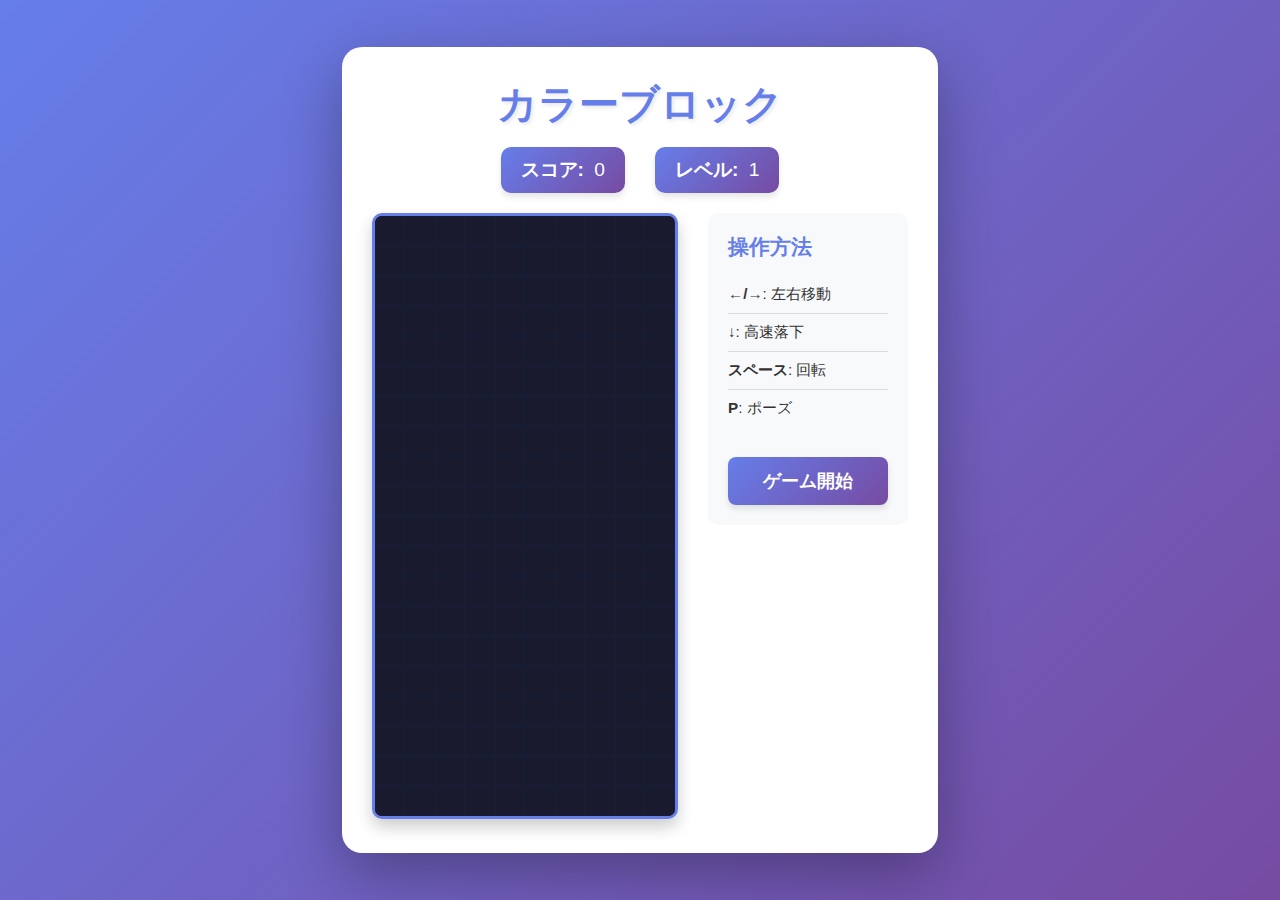
<file: sprint1/index.html>
<!DOCTYPE html>
<html lang="ja">
<head>
    <meta charset="UTF-8">
    <meta name="viewport" content="width=device-width, initial-scale=1.0">
    <title>カラーブロック - Color Block Puzzle</title>
    <link rel="stylesheet" href="style.css">
</head>
<body>
    <div class="container">
        <header>
            <h1>カラーブロック</h1>
            <div class="score-area">
                <div class="score-item">
                    <span class="label">スコア:</span>
                    <span id="score">0</span>
                </div>
                <div class="score-item">
                    <span class="label">レベル:</span>
                    <span id="level">1</span>
                </div>
            </div>
        </header>

        <main>
            <div class="game-wrapper">
                <canvas id="gameCanvas" width="300" height="600"></canvas>
                <div id="gameOver" class="game-over hidden">
                    <h2>ゲームオーバー</h2>
                    <p>最終スコア: <span id="finalScore">0</span></p>
                    <button id="restartBtn">もう一度プレイ</button>
                </div>
            </div>

            <aside class="controls">
                <h3>操作方法</h3>
                <ul>
                    <li><strong>←/→</strong>: 左右移動</li>
                    <li><strong>↓</strong>: 高速落下</li>
                    <li><strong>スペース</strong>: 回転</li>
                    <li><strong>P</strong>: ポーズ</li>
                </ul>
                <button id="startBtn" class="start-btn">ゲーム開始</button>
            </aside>
        </main>
    </div>

    <script src="game.js"></script>
</body>
</html>
</file>
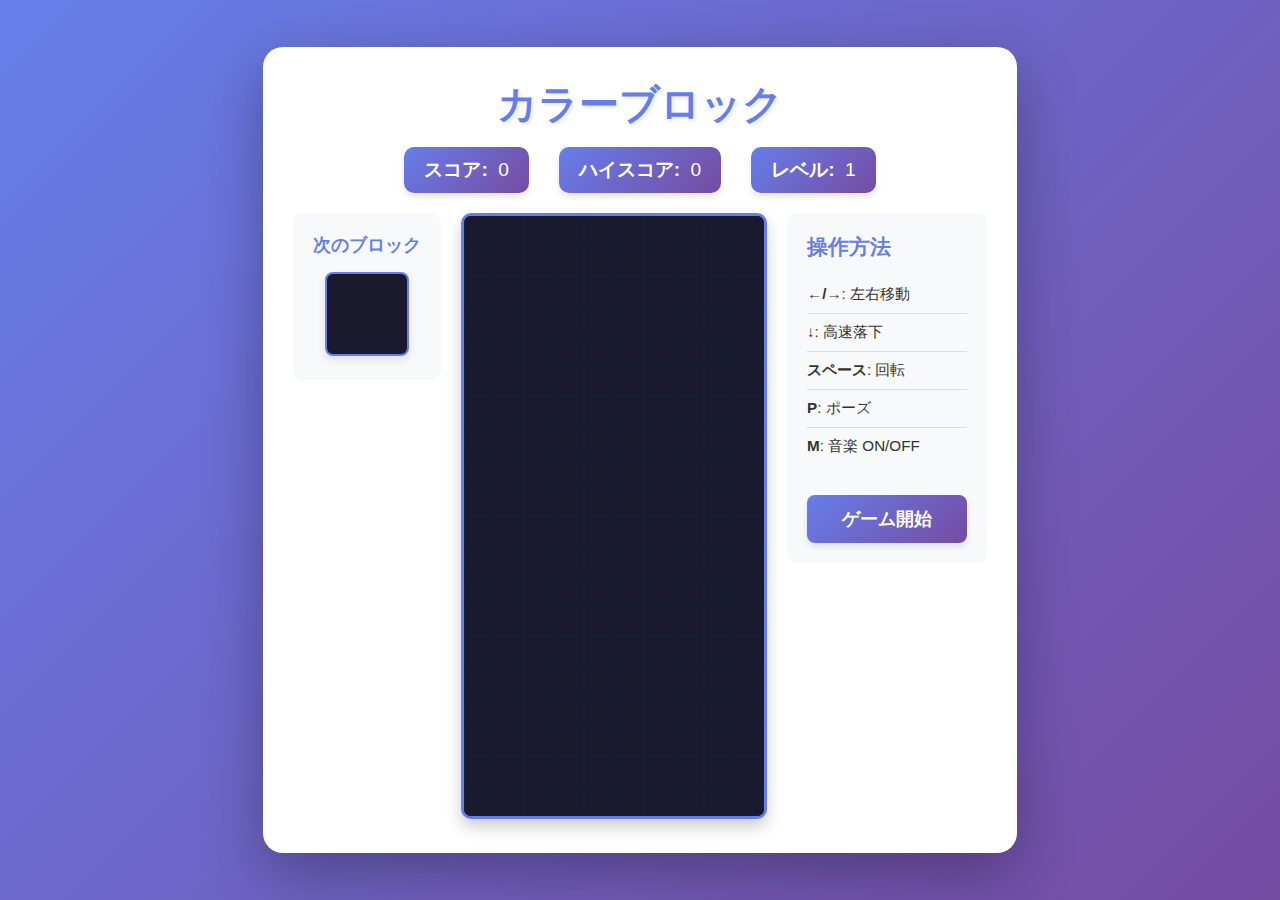
<file: sprint2/index.html>
<!DOCTYPE html>
<html lang="ja">
<head>
    <meta charset="UTF-8">
    <meta name="viewport" content="width=device-width, initial-scale=1.0">
    <title>カラーブロック - Color Block Puzzle</title>
    <link rel="stylesheet" href="style.css">
</head>
<body>
    <div class="container">
        <header>
            <h1>カラーブロック</h1>
            <div class="score-area">
                <div class="score-item">
                    <span class="label">スコア:</span>
                    <span id="score">0</span>
                </div>
                <div class="score-item">
                    <span class="label">ハイスコア:</span>
                    <span id="highScore">0</span>
                </div>
                <div class="score-item">
                    <span class="label">レベル:</span>
                    <span id="level">1</span>
                </div>
            </div>
        </header>

        <main>
            <aside class="preview-area">
                <h3>次のブロック</h3>
                <canvas id="previewCanvas" width="80" height="80"></canvas>
            </aside>

            <div class="game-wrapper">
                <canvas id="gameCanvas" width="300" height="600"></canvas>
                <div id="gameOver" class="game-over hidden">
                    <h2>ゲームオーバー</h2>
                    <p>最終スコア: <span id="finalScore">0</span></p>
                    <p id="newHighScore" class="new-high-score hidden">新記録達成！</p>
                    <button id="restartBtn">もう一度プレイ</button>
                </div>
            </div>

            <aside class="controls">
                <h3>操作方法</h3>
                <ul>
                    <li><strong>←/→</strong>: 左右移動</li>
                    <li><strong>↓</strong>: 高速落下</li>
                    <li><strong>スペース</strong>: 回転</li>
                    <li><strong>P</strong>: ポーズ</li>
                    <li><strong>M</strong>: 音楽 ON/OFF</li>
                </ul>
                <button id="startBtn" class="start-btn">ゲーム開始</button>
            </aside>
        </main>
    </div>

    <script src="game.js"></script>
</body>
</html>
</file>
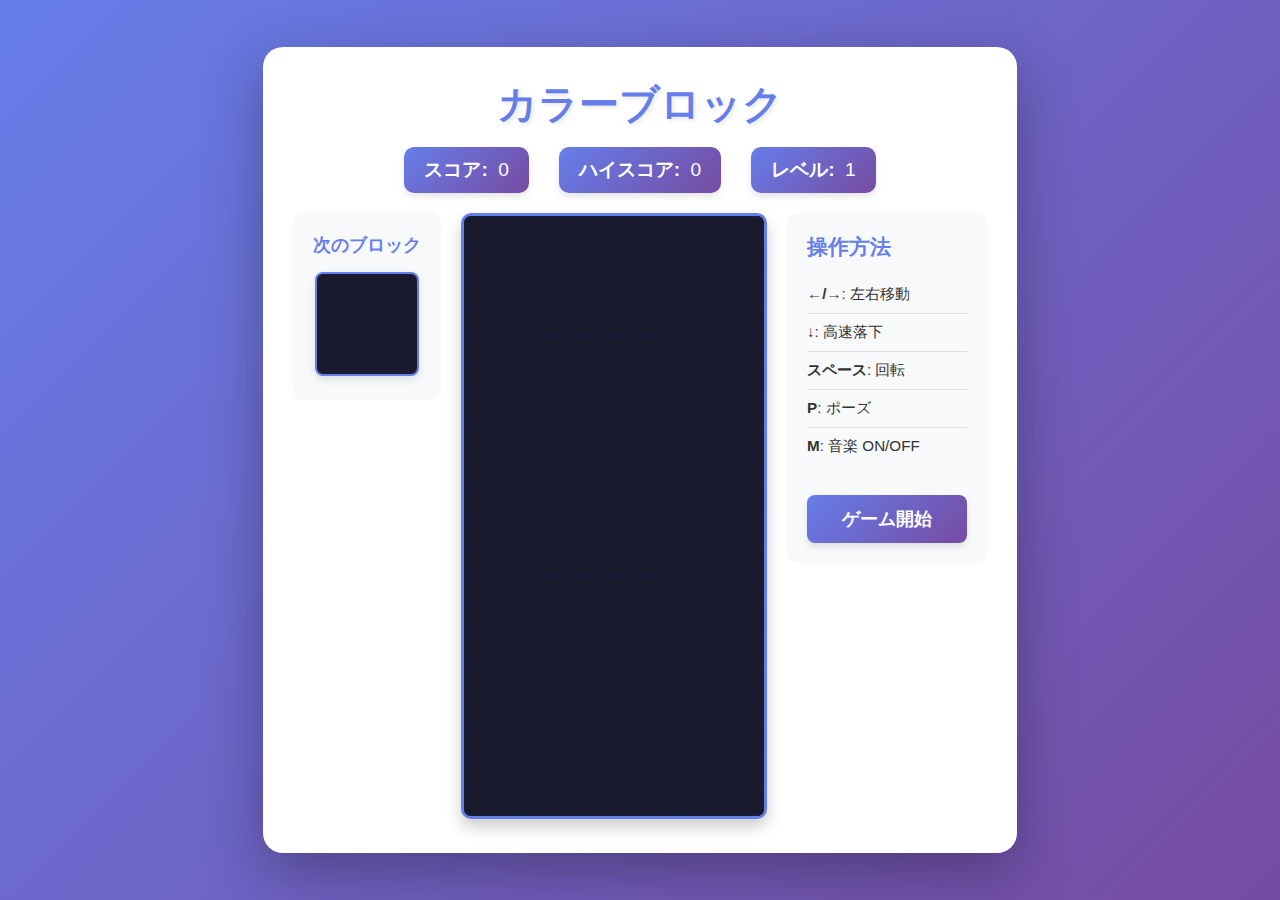
<file: sprint3/index.html>
<!DOCTYPE html>
<html lang="ja">
<head>
    <meta charset="UTF-8">
    <meta name="viewport" content="width=device-width, initial-scale=1.0">
    <title>カラーブロック - Color Block Puzzle</title>
    <link rel="stylesheet" href="style.css">
</head>
<body>
    <div class="container">
        <header>
            <h1>カラーブロック</h1>
            <div class="score-area">
                <div class="score-item">
                    <span class="label">スコア:</span>
                    <span id="score">0</span>
                </div>
                <div class="score-item">
                    <span class="label">ハイスコア:</span>
                    <span id="highScore">0</span>
                </div>
                <div class="score-item">
                    <span class="label">レベル:</span>
                    <span id="level">1</span>
                </div>
            </div>
        </header>

        <main>
            <aside class="preview-area">
                <h3>次のブロック</h3>
                <canvas id="previewCanvas" width="100" height="100"></canvas>
            </aside>
            <div class="game-wrapper">
                <canvas id="gameCanvas" width="300" height="600"></canvas>
                <div id="gameOver" class="game-over hidden">
                    <h2>ゲームオーバー</h2>
                    <p>最終スコア: <span id="finalScore">0</span></p>
                    <p id="newHighScore" class="new-high-score hidden">新記録達成！</p>
                    <button id="restartBtn">もう一度プレイ</button>
                </div>
            </div>

            <aside class="controls">
                <h3>操作方法</h3>
                <ul>
                    <li><strong>←/→</strong>: 左右移動</li>
                    <li><strong>↓</strong>: 高速落下</li>
                    <li><strong>スペース</strong>: 回転</li>
                    <li><strong>P</strong>: ポーズ</li>
                    <li><strong>M</strong>: 音楽 ON/OFF</li>
                </ul>
                <button id="startBtn" class="start-btn">ゲーム開始</button>
            </aside>
        </main>
    </div>

    <script src="game.js"></script>
</body>
</html>
</file>
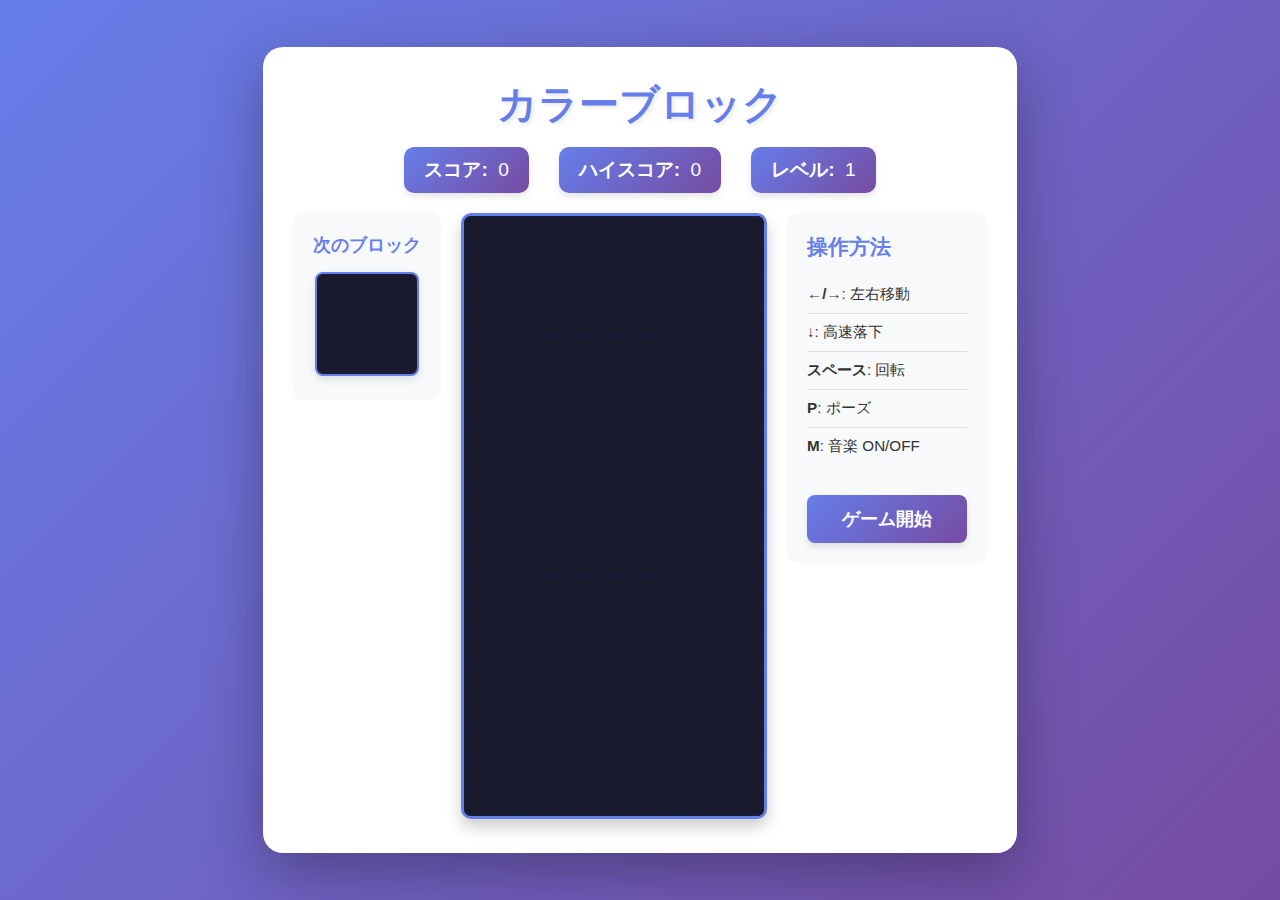
<file: sprint4/index.html>
<!DOCTYPE html>
<html lang="ja">
<head>
    <meta charset="UTF-8">
    <meta name="viewport" content="width=device-width, initial-scale=1.0">
    <title>カラーブロック - Color Block Puzzle</title>
    <link rel="stylesheet" href="style.css">
</head>
<body>
    <div class="container">
        <header>
            <h1>カラーブロック</h1>
            <div class="score-area">
                <div class="score-item">
                    <span class="label">スコア:</span>
                    <span id="score">0</span>
                </div>
                <div class="score-item">
                    <span class="label">ハイスコア:</span>
                    <span id="highScore">0</span>
                </div>
                <div class="score-item">
                    <span class="label">レベル:</span>
                    <span id="level">1</span>
                </div>
            </div>
        </header>

        <main>
            <aside class="preview-area">
                <h3>次のブロック</h3>
                <canvas id="previewCanvas" width="100" height="100"></canvas>
            </aside>
            <div class="game-wrapper">
                <canvas id="gameCanvas" width="300" height="600"></canvas>
                <div id="particleOverlay" class="particle-overlay"></div>
                <div id="gameOver" class="game-over hidden">
                    <h2>ゲームオーバー</h2>
                    <p>最終スコア: <span id="finalScore">0</span></p>
                    <p id="newHighScore" class="new-high-score hidden">新記録達成！</p>
                    <button id="restartBtn">もう一度プレイ</button>
                </div>
            </div>

            <aside class="controls">
                <h3>操作方法</h3>
                <ul>
                    <li><strong>←/→</strong>: 左右移動</li>
                    <li><strong>↓</strong>: 高速落下</li>
                    <li><strong>スペース</strong>: 回転</li>
                    <li><strong>P</strong>: ポーズ</li>
                    <li><strong>M</strong>: 音楽 ON/OFF</li>
                </ul>
                <button id="startBtn" class="start-btn">ゲーム開始</button>
            </aside>
        </main>
    </div>

    <!-- Audio Elements -->
    <!--
        実際の音源ファイルはCC0ライセンスのものを使用します
        例: https://freesound.org/ などから取得
        ここではプレースホルダーとしてdata URIを使用
    -->
    <audio id="bgm" loop>
        <!-- <source src="sounds/bgm.mp3" type="audio/mpeg"> -->
        <!-- プレースホルダー: 実際のBGMファイルをここに配置 -->
    </audio>
    <audio id="clearSound">
        <!-- <source src="sounds/clear.mp3" type="audio/mpeg"> -->
        <!-- プレースホルダー: ブロック消去音 -->
    </audio>
    <audio id="gameOverSound">
        <!-- <source src="sounds/gameover.mp3" type="audio/mpeg"> -->
        <!-- プレースホルダー: ゲームオーバー音 -->
    </audio>
    <audio id="levelUpSound">
        <!-- <source src="sounds/levelup.mp3" type="audio/mpeg"> -->
        <!-- プレースホルダー: レベルアップ音 -->
    </audio>

    <script src="game.js"></script>
</body>
</html>
</file>
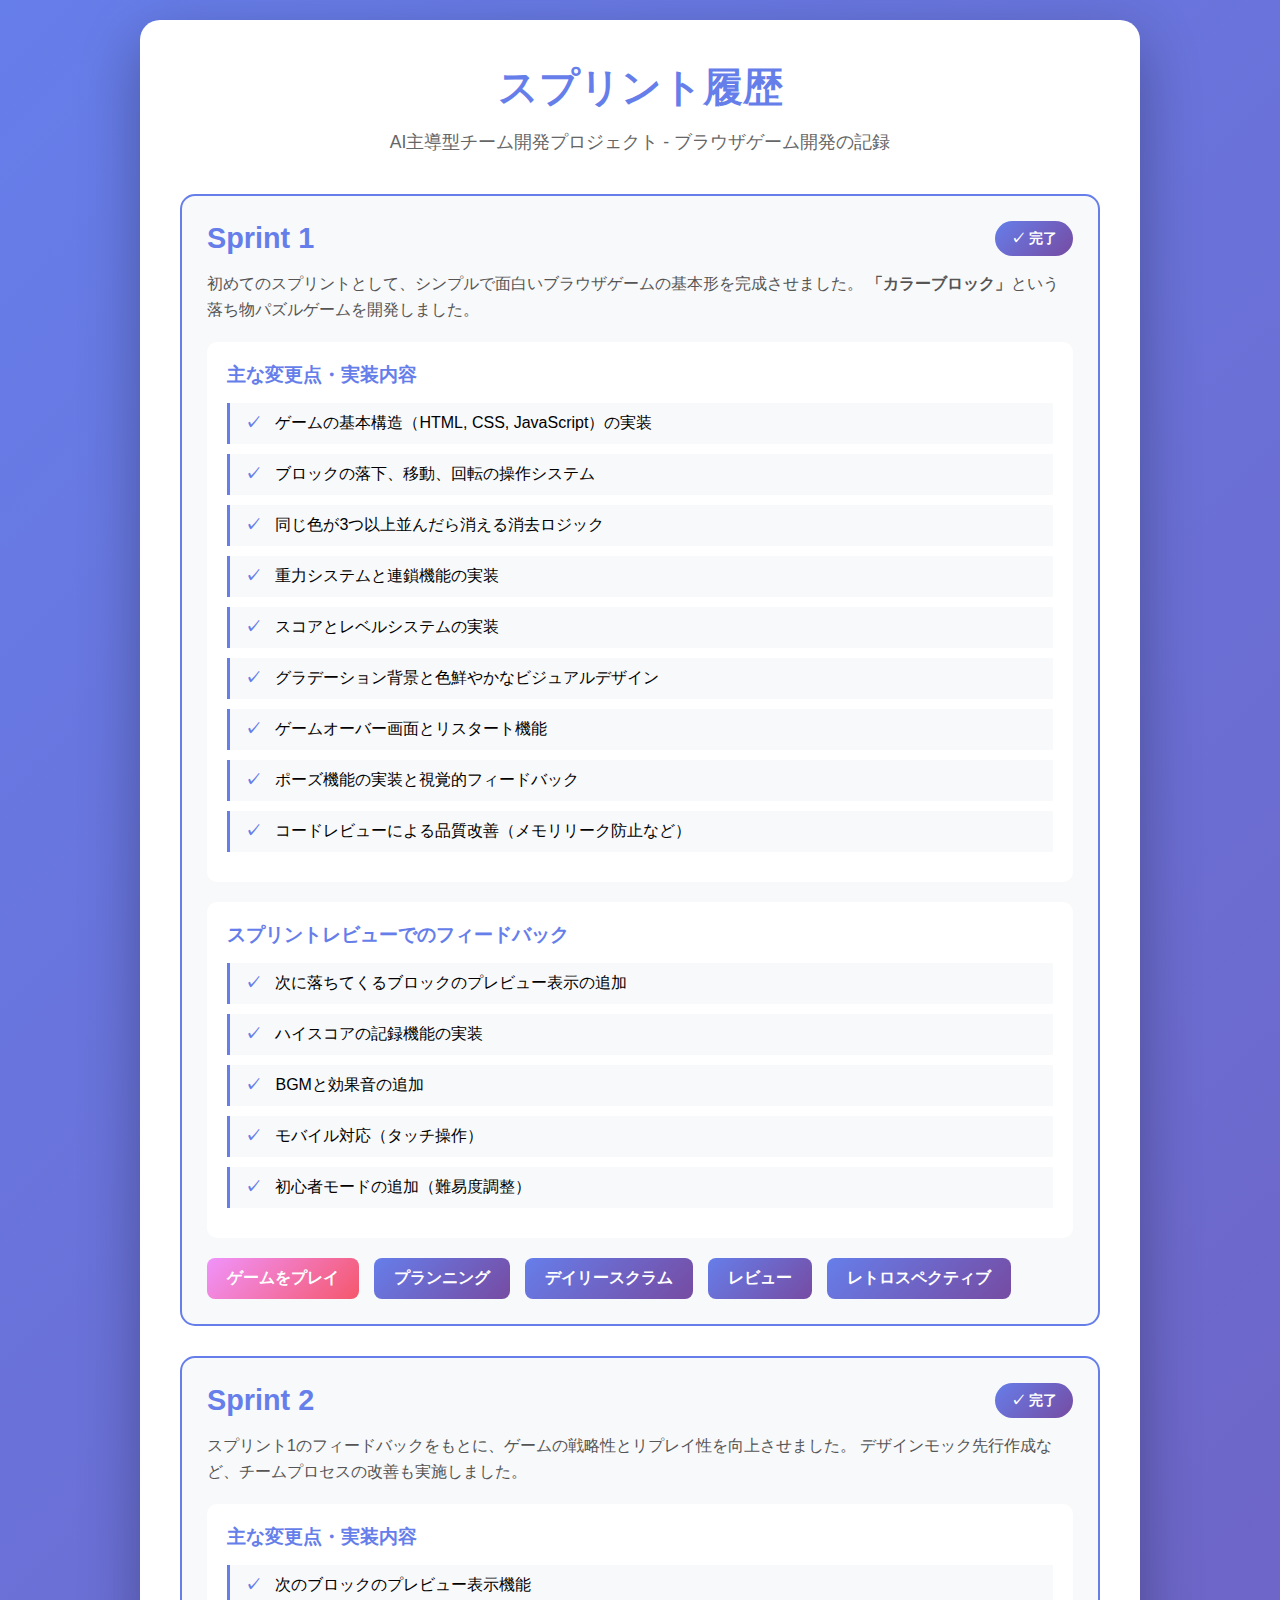
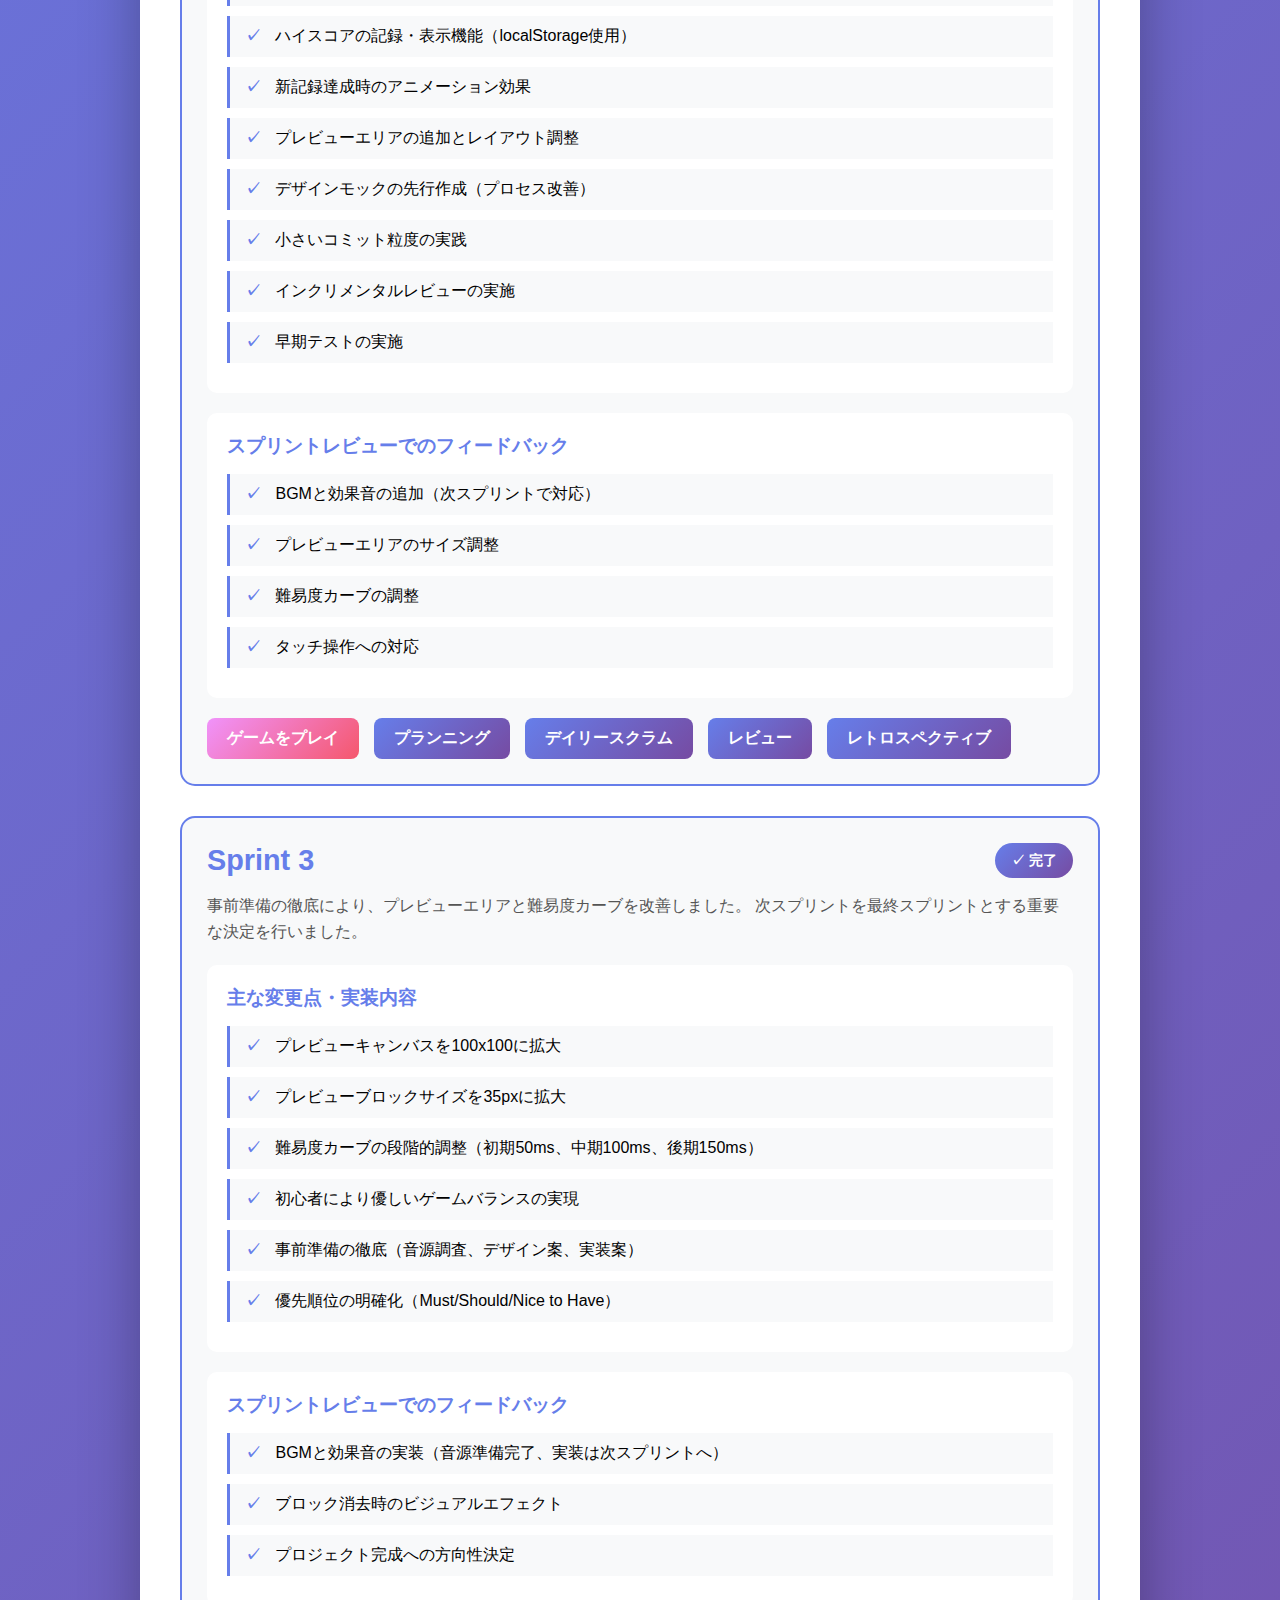
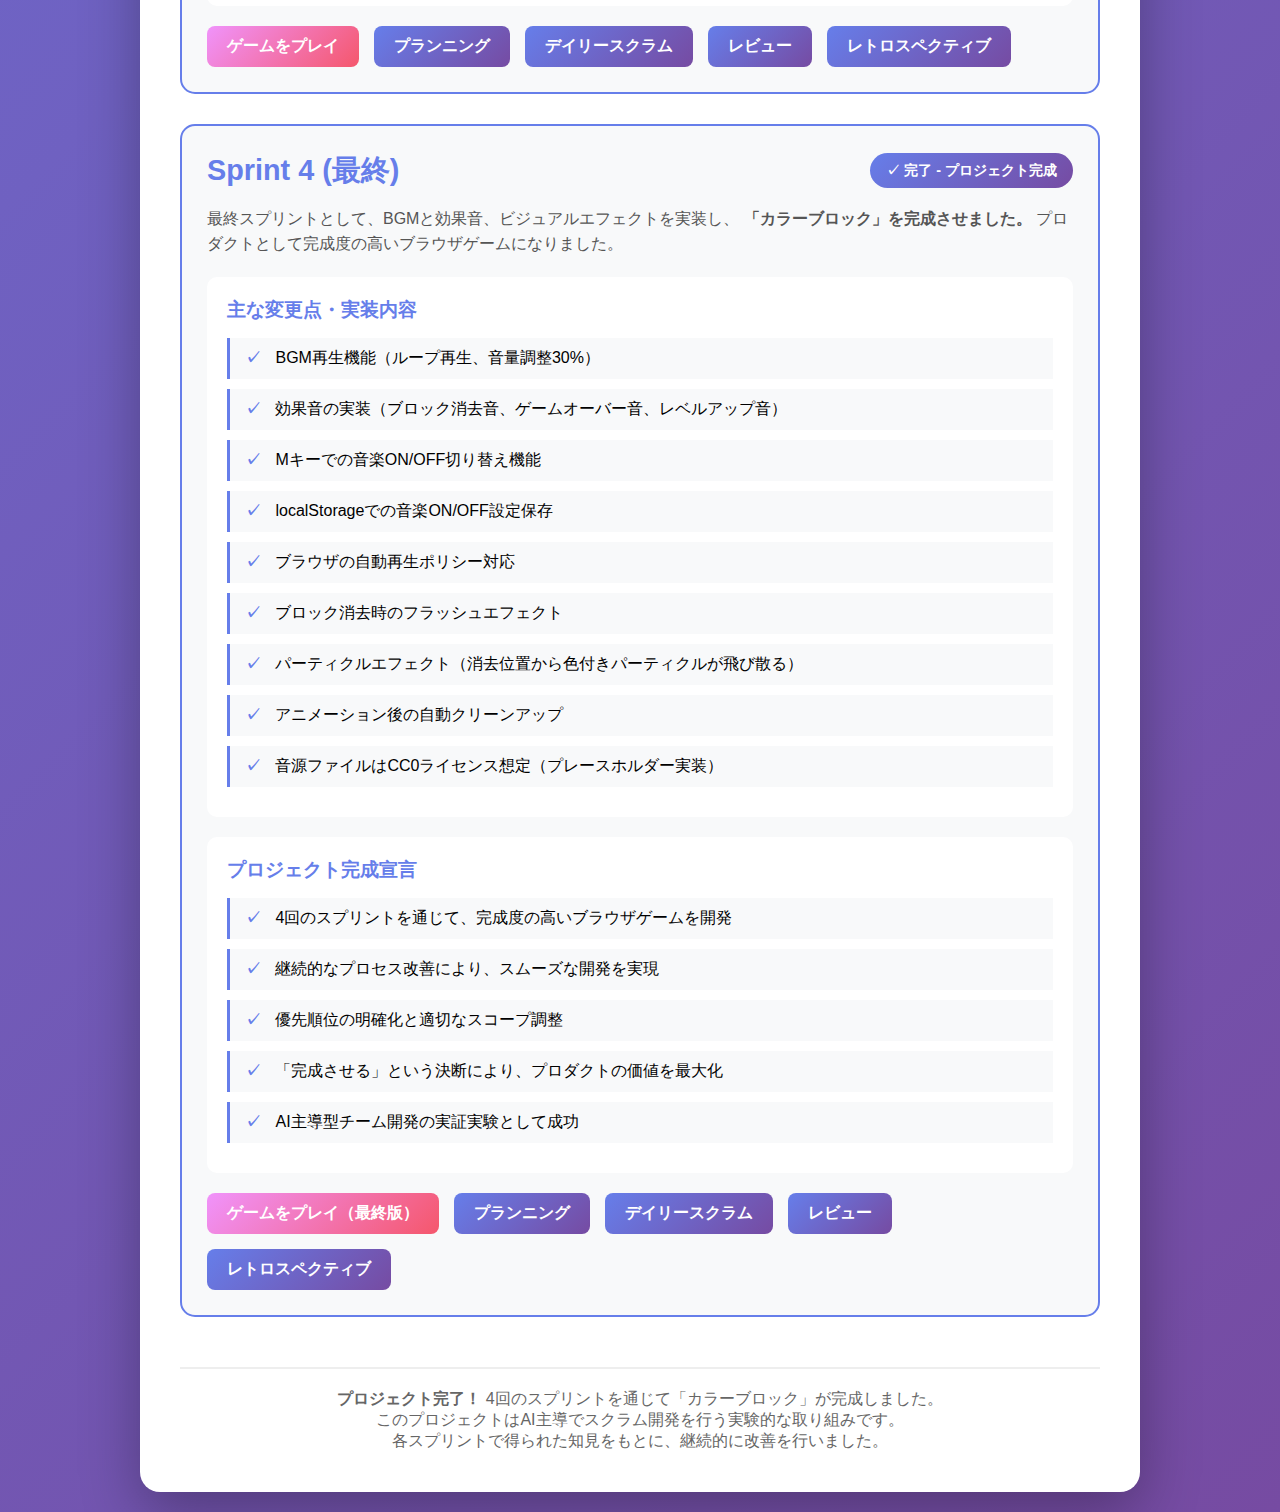
<file: changes.html>
<!DOCTYPE html>
<html lang="ja">
<head>
    <meta charset="UTF-8">
    <meta name="viewport" content="width=device-width, initial-scale=1.0">
    <title>スプリント履歴 - AI Iteration Project</title>
    <style>
        * {
            margin: 0;
            padding: 0;
            box-sizing: border-box;
        }

        body {
            font-family: 'Arial', 'Hiragino Sans', 'Meiryo', sans-serif;
            background: linear-gradient(135deg, #667eea 0%, #764ba2 100%);
            min-height: 100vh;
            padding: 20px;
        }

        .container {
            max-width: 1000px;
            margin: 0 auto;
            background: white;
            border-radius: 20px;
            box-shadow: 0 20px 60px rgba(0, 0, 0, 0.3);
            padding: 40px;
        }

        h1 {
            color: #667eea;
            text-align: center;
            margin-bottom: 15px;
            font-size: 2.5em;
        }

        .subtitle {
            text-align: center;
            color: #666;
            margin-bottom: 40px;
            font-size: 1.1em;
        }

        .sprint {
            margin-bottom: 30px;
            border: 2px solid #667eea;
            border-radius: 15px;
            padding: 25px;
            background: #f8f9fa;
            transition: transform 0.2s, box-shadow 0.2s;
        }

        .sprint:hover {
            transform: translateY(-5px);
            box-shadow: 0 10px 20px rgba(102, 126, 234, 0.3);
        }

        .sprint-header {
            display: flex;
            justify-content: space-between;
            align-items: center;
            margin-bottom: 15px;
        }

        .sprint-title {
            font-size: 1.8em;
            color: #667eea;
            font-weight: bold;
        }

        .sprint-status {
            background: linear-gradient(135deg, #667eea 0%, #764ba2 100%);
            color: white;
            padding: 8px 16px;
            border-radius: 20px;
            font-size: 0.9em;
            font-weight: bold;
        }

        .sprint-description {
            color: #555;
            margin-bottom: 20px;
            line-height: 1.6;
        }

        .changes-list {
            background: white;
            border-radius: 10px;
            padding: 20px;
            margin-bottom: 20px;
        }

        .changes-list h3 {
            color: #667eea;
            margin-bottom: 15px;
            font-size: 1.2em;
        }

        .changes-list ul {
            list-style: none;
            padding-left: 0;
        }

        .changes-list li {
            padding: 10px;
            border-left: 3px solid #667eea;
            margin-bottom: 10px;
            padding-left: 15px;
            background: #f8f9fa;
        }

        .changes-list li:before {
            content: "✓ ";
            color: #667eea;
            font-weight: bold;
            margin-right: 10px;
        }

        .links {
            display: flex;
            gap: 15px;
            flex-wrap: wrap;
        }

        .link-btn {
            display: inline-block;
            background: linear-gradient(135deg, #667eea 0%, #764ba2 100%);
            color: white;
            text-decoration: none;
            padding: 10px 20px;
            border-radius: 8px;
            font-weight: bold;
            transition: transform 0.2s, box-shadow 0.2s;
        }

        .link-btn:hover {
            transform: translateY(-2px);
            box-shadow: 0 6px 12px rgba(102, 126, 234, 0.4);
        }

        .demo-btn {
            background: linear-gradient(135deg, #f093fb 0%, #f5576c 100%);
        }

        footer {
            margin-top: 50px;
            text-align: center;
            color: #666;
            padding-top: 20px;
            border-top: 2px solid #eee;
        }
    </style>
</head>
<body>
    <div class="container">
        <h1>スプリント履歴</h1>
        <p class="subtitle">AI主導型チーム開発プロジェクト - ブラウザゲーム開発の記録</p>

        <!-- Sprint 1 -->
        <div class="sprint">
            <div class="sprint-header">
                <div class="sprint-title">Sprint 1</div>
                <div class="sprint-status">✓ 完了</div>
            </div>

            <div class="sprint-description">
                初めてのスプリントとして、シンプルで面白いブラウザゲームの基本形を完成させました。
                <strong>「カラーブロック」</strong>という落ち物パズルゲームを開発しました。
            </div>

            <div class="changes-list">
                <h3>主な変更点・実装内容</h3>
                <ul>
                    <li>ゲームの基本構造（HTML, CSS, JavaScript）の実装</li>
                    <li>ブロックの落下、移動、回転の操作システム</li>
                    <li>同じ色が3つ以上並んだら消える消去ロジック</li>
                    <li>重力システムと連鎖機能の実装</li>
                    <li>スコアとレベルシステムの実装</li>
                    <li>グラデーション背景と色鮮やかなビジュアルデザイン</li>
                    <li>ゲームオーバー画面とリスタート機能</li>
                    <li>ポーズ機能の実装と視覚的フィードバック</li>
                    <li>コードレビューによる品質改善（メモリリーク防止など）</li>
                </ul>
            </div>

            <div class="changes-list">
                <h3>スプリントレビューでのフィードバック</h3>
                <ul>
                    <li>次に落ちてくるブロックのプレビュー表示の追加</li>
                    <li>ハイスコアの記録機能の実装</li>
                    <li>BGMと効果音の追加</li>
                    <li>モバイル対応（タッチ操作）</li>
                    <li>初心者モードの追加（難易度調整）</li>
                </ul>
            </div>

            <div class="links">
                <a href="sprint1/index.html" class="link-btn demo-btn">ゲームをプレイ</a>
                <a href="sprint1/planning.md" class="link-btn">プランニング</a>
                <a href="sprint1/daily.md" class="link-btn">デイリースクラム</a>
                <a href="sprint1/review.md" class="link-btn">レビュー</a>
                <a href="sprint1/retrospective.md" class="link-btn">レトロスペクティブ</a>
            </div>
        </div>

        <!-- Sprint 2 -->
        <div class="sprint">
            <div class="sprint-header">
                <div class="sprint-title">Sprint 2</div>
                <div class="sprint-status">✓ 完了</div>
            </div>

            <div class="sprint-description">
                スプリント1のフィードバックをもとに、ゲームの戦略性とリプレイ性を向上させました。
                デザインモック先行作成など、チームプロセスの改善も実施しました。
            </div>

            <div class="changes-list">
                <h3>主な変更点・実装内容</h3>
                <ul>
                    <li>次のブロックのプレビュー表示機能</li>
                    <li>ハイスコアの記録・表示機能（localStorage使用）</li>
                    <li>新記録達成時のアニメーション効果</li>
                    <li>プレビューエリアの追加とレイアウト調整</li>
                    <li>デザインモックの先行作成（プロセス改善）</li>
                    <li>小さいコミット粒度の実践</li>
                    <li>インクリメンタルレビューの実施</li>
                    <li>早期テストの実施</li>
                </ul>
            </div>

            <div class="changes-list">
                <h3>スプリントレビューでのフィードバック</h3>
                <ul>
                    <li>BGMと効果音の追加（次スプリントで対応）</li>
                    <li>プレビューエリアのサイズ調整</li>
                    <li>難易度カーブの調整</li>
                    <li>タッチ操作への対応</li>
                </ul>
            </div>

            <div class="links">
                <a href="sprint2/index.html" class="link-btn demo-btn">ゲームをプレイ</a>
                <a href="sprint2/planning.md" class="link-btn">プランニング</a>
                <a href="sprint2/daily.md" class="link-btn">デイリースクラム</a>
                <a href="sprint2/review.md" class="link-btn">レビュー</a>
                <a href="sprint2/retrospective.md" class="link-btn">レトロスペクティブ</a>
            </div>
        </div>

        <!-- Sprint 3 -->
        <div class="sprint">
            <div class="sprint-header">
                <div class="sprint-title">Sprint 3</div>
                <div class="sprint-status">✓ 完了</div>
            </div>

            <div class="sprint-description">
                事前準備の徹底により、プレビューエリアと難易度カーブを改善しました。
                次スプリントを最終スプリントとする重要な決定を行いました。
            </div>

            <div class="changes-list">
                <h3>主な変更点・実装内容</h3>
                <ul>
                    <li>プレビューキャンバスを100x100に拡大</li>
                    <li>プレビューブロックサイズを35pxに拡大</li>
                    <li>難易度カーブの段階的調整（初期50ms、中期100ms、後期150ms）</li>
                    <li>初心者により優しいゲームバランスの実現</li>
                    <li>事前準備の徹底（音源調査、デザイン案、実装案）</li>
                    <li>優先順位の明確化（Must/Should/Nice to Have）</li>
                </ul>
            </div>

            <div class="changes-list">
                <h3>スプリントレビューでのフィードバック</h3>
                <ul>
                    <li>BGMと効果音の実装（音源準備完了、実装は次スプリントへ）</li>
                    <li>ブロック消去時のビジュアルエフェクト</li>
                    <li>プロジェクト完成への方向性決定</li>
                </ul>
            </div>

            <div class="links">
                <a href="sprint3/index.html" class="link-btn demo-btn">ゲームをプレイ</a>
                <a href="sprint3/planning.md" class="link-btn">プランニング</a>
                <a href="sprint3/daily.md" class="link-btn">デイリースクラム</a>
                <a href="sprint3/review.md" class="link-btn">レビュー</a>
                <a href="sprint3/retrospective.md" class="link-btn">レトロスペクティブ</a>
            </div>
        </div>

        <!-- Sprint 4 (Final) -->
        <div class="sprint">
            <div class="sprint-header">
                <div class="sprint-title">Sprint 4 (最終)</div>
                <div class="sprint-status">✓ 完了 - プロジェクト完成</div>
            </div>

            <div class="sprint-description">
                最終スプリントとして、BGMと効果音、ビジュアルエフェクトを実装し、
                <strong>「カラーブロック」を完成させました。</strong>
                プロダクトとして完成度の高いブラウザゲームになりました。
            </div>

            <div class="changes-list">
                <h3>主な変更点・実装内容</h3>
                <ul>
                    <li>BGM再生機能（ループ再生、音量調整30%）</li>
                    <li>効果音の実装（ブロック消去音、ゲームオーバー音、レベルアップ音）</li>
                    <li>Mキーでの音楽ON/OFF切り替え機能</li>
                    <li>localStorageでの音楽ON/OFF設定保存</li>
                    <li>ブラウザの自動再生ポリシー対応</li>
                    <li>ブロック消去時のフラッシュエフェクト</li>
                    <li>パーティクルエフェクト（消去位置から色付きパーティクルが飛び散る）</li>
                    <li>アニメーション後の自動クリーンアップ</li>
                    <li>音源ファイルはCC0ライセンス想定（プレースホルダー実装）</li>
                </ul>
            </div>

            <div class="changes-list">
                <h3>プロジェクト完成宣言</h3>
                <ul>
                    <li>4回のスプリントを通じて、完成度の高いブラウザゲームを開発</li>
                    <li>継続的なプロセス改善により、スムーズな開発を実現</li>
                    <li>優先順位の明確化と適切なスコープ調整</li>
                    <li>「完成させる」という決断により、プロダクトの価値を最大化</li>
                    <li>AI主導型チーム開発の実証実験として成功</li>
                </ul>
            </div>

            <div class="links">
                <a href="sprint4/index.html" class="link-btn demo-btn">ゲームをプレイ（最終版）</a>
                <a href="sprint4/planning.md" class="link-btn">プランニング</a>
                <a href="sprint4/daily.md" class="link-btn">デイリースクラム</a>
                <a href="sprint4/review.md" class="link-btn">レビュー</a>
                <a href="sprint4/retrospective.md" class="link-btn">レトロスペクティブ</a>
            </div>
        </div>

        <footer>
            <p><strong>プロジェクト完了！</strong> 4回のスプリントを通じて「カラーブロック」が完成しました。</p>
            <p>このプロジェクトはAI主導でスクラム開発を行う実験的な取り組みです。</p>
            <p>各スプリントで得られた知見をもとに、継続的に改善を行いました。</p>
        </footer>
    </div>
</body>
</html>
</file>
<file: sprint1/style.css>
* {
    margin: 0;
    padding: 0;
    box-sizing: border-box;
}

body {
    font-family: 'Arial', sans-serif;
    background: linear-gradient(135deg, #667eea 0%, #764ba2 100%);
    min-height: 100vh;
    display: flex;
    justify-content: center;
    align-items: center;
    color: #333;
}

.container {
    background: white;
    border-radius: 20px;
    box-shadow: 0 20px 60px rgba(0, 0, 0, 0.3);
    padding: 30px;
    max-width: 800px;
}

header {
    text-align: center;
    margin-bottom: 20px;
}

h1 {
    color: #667eea;
    font-size: 2.5em;
    margin-bottom: 15px;
    text-shadow: 2px 2px 4px rgba(0, 0, 0, 0.1);
}

.score-area {
    display: flex;
    justify-content: center;
    gap: 30px;
    font-size: 1.2em;
}

.score-item {
    background: linear-gradient(135deg, #667eea 0%, #764ba2 100%);
    color: white;
    padding: 10px 20px;
    border-radius: 10px;
    box-shadow: 0 4px 6px rgba(0, 0, 0, 0.1);
}

.label {
    font-weight: bold;
    margin-right: 5px;
}

main {
    display: flex;
    gap: 30px;
    justify-content: center;
    align-items: flex-start;
}

.game-wrapper {
    position: relative;
}

#gameCanvas {
    border: 3px solid #667eea;
    border-radius: 10px;
    background: #1a1a2e;
    box-shadow: 0 8px 16px rgba(0, 0, 0, 0.2);
}

.game-over {
    position: absolute;
    top: 50%;
    left: 50%;
    transform: translate(-50%, -50%);
    background: rgba(255, 255, 255, 0.95);
    padding: 40px;
    border-radius: 15px;
    text-align: center;
    box-shadow: 0 10px 30px rgba(0, 0, 0, 0.3);
    min-width: 250px;
}

.game-over.hidden {
    display: none;
}

.game-over h2 {
    color: #e74c3c;
    margin-bottom: 20px;
    font-size: 2em;
}

.game-over p {
    font-size: 1.3em;
    margin-bottom: 20px;
    color: #555;
}

.controls {
    background: #f8f9fa;
    padding: 20px;
    border-radius: 10px;
    min-width: 200px;
}

.controls h3 {
    color: #667eea;
    margin-bottom: 15px;
    font-size: 1.3em;
}

.controls ul {
    list-style: none;
    margin-bottom: 20px;
}

.controls li {
    padding: 8px 0;
    border-bottom: 1px solid #ddd;
    font-size: 0.95em;
}

.controls li:last-child {
    border-bottom: none;
}

button {
    background: linear-gradient(135deg, #667eea 0%, #764ba2 100%);
    color: white;
    border: none;
    padding: 12px 24px;
    border-radius: 8px;
    font-size: 1.1em;
    font-weight: bold;
    cursor: pointer;
    transition: transform 0.2s, box-shadow 0.2s;
    box-shadow: 0 4px 6px rgba(0, 0, 0, 0.1);
}

button:hover {
    transform: translateY(-2px);
    box-shadow: 0 6px 12px rgba(0, 0, 0, 0.2);
}

button:active {
    transform: translateY(0);
}

.start-btn {
    width: 100%;
    margin-top: 10px;
}

#restartBtn {
    margin-top: 10px;
}
</file>
<file: sprint2/style.css>
* {
    margin: 0;
    padding: 0;
    box-sizing: border-box;
}

body {
    font-family: 'Arial', sans-serif;
    background: linear-gradient(135deg, #667eea 0%, #764ba2 100%);
    min-height: 100vh;
    display: flex;
    justify-content: center;
    align-items: center;
    color: #333;
}

.container {
    background: white;
    border-radius: 20px;
    box-shadow: 0 20px 60px rgba(0, 0, 0, 0.3);
    padding: 30px;
    max-width: 800px;
}

header {
    text-align: center;
    margin-bottom: 20px;
}

h1 {
    color: #667eea;
    font-size: 2.5em;
    margin-bottom: 15px;
    text-shadow: 2px 2px 4px rgba(0, 0, 0, 0.1);
}

.score-area {
    display: flex;
    justify-content: center;
    gap: 30px;
    font-size: 1.2em;
}

.score-item {
    background: linear-gradient(135deg, #667eea 0%, #764ba2 100%);
    color: white;
    padding: 10px 20px;
    border-radius: 10px;
    box-shadow: 0 4px 6px rgba(0, 0, 0, 0.1);
}

.label {
    font-weight: bold;
    margin-right: 5px;
}

main {
    display: flex;
    gap: 20px;
    justify-content: center;
    align-items: flex-start;
}

.preview-area {
    background: #f8f9fa;
    padding: 20px;
    border-radius: 10px;
    min-width: 120px;
    text-align: center;
}

.preview-area h3 {
    color: #667eea;
    margin-bottom: 15px;
    font-size: 1.1em;
}

#previewCanvas {
    border: 2px solid #667eea;
    border-radius: 8px;
    background: #1a1a2e;
    box-shadow: 0 4px 8px rgba(0, 0, 0, 0.1);
}

.game-wrapper {
    position: relative;
}

#gameCanvas {
    border: 3px solid #667eea;
    border-radius: 10px;
    background: #1a1a2e;
    box-shadow: 0 8px 16px rgba(0, 0, 0, 0.2);
}

.game-over {
    position: absolute;
    top: 50%;
    left: 50%;
    transform: translate(-50%, -50%);
    background: rgba(255, 255, 255, 0.95);
    padding: 40px;
    border-radius: 15px;
    text-align: center;
    box-shadow: 0 10px 30px rgba(0, 0, 0, 0.3);
    min-width: 250px;
}

.game-over.hidden {
    display: none;
}

.game-over h2 {
    color: #e74c3c;
    margin-bottom: 20px;
    font-size: 2em;
}

.game-over p {
    font-size: 1.3em;
    margin-bottom: 20px;
    color: #555;
}

.new-high-score {
    color: #f39c12;
    font-weight: bold;
    font-size: 1.5em;
    margin-bottom: 20px;
    animation: pulse 1s infinite;
}

.new-high-score.hidden {
    display: none;
}

@keyframes pulse {
    0%, 100% {
        transform: scale(1);
    }
    50% {
        transform: scale(1.1);
    }
}

.controls {
    background: #f8f9fa;
    padding: 20px;
    border-radius: 10px;
    min-width: 200px;
}

.controls h3 {
    color: #667eea;
    margin-bottom: 15px;
    font-size: 1.3em;
}

.controls ul {
    list-style: none;
    margin-bottom: 20px;
}

.controls li {
    padding: 8px 0;
    border-bottom: 1px solid #ddd;
    font-size: 0.95em;
}

.controls li:last-child {
    border-bottom: none;
}

button {
    background: linear-gradient(135deg, #667eea 0%, #764ba2 100%);
    color: white;
    border: none;
    padding: 12px 24px;
    border-radius: 8px;
    font-size: 1.1em;
    font-weight: bold;
    cursor: pointer;
    transition: transform 0.2s, box-shadow 0.2s;
    box-shadow: 0 4px 6px rgba(0, 0, 0, 0.1);
}

button:hover {
    transform: translateY(-2px);
    box-shadow: 0 6px 12px rgba(0, 0, 0, 0.2);
}

button:active {
    transform: translateY(0);
}

.start-btn {
    width: 100%;
    margin-top: 10px;
}

#restartBtn {
    margin-top: 10px;
}
</file>
<file: sprint3/style.css>
* {
    margin: 0;
    padding: 0;
    box-sizing: border-box;
}

body {
    font-family: 'Arial', sans-serif;
    background: linear-gradient(135deg, #667eea 0%, #764ba2 100%);
    min-height: 100vh;
    display: flex;
    justify-content: center;
    align-items: center;
    color: #333;
}

.container {
    background: white;
    border-radius: 20px;
    box-shadow: 0 20px 60px rgba(0, 0, 0, 0.3);
    padding: 30px;
    max-width: 800px;
}

header {
    text-align: center;
    margin-bottom: 20px;
}

h1 {
    color: #667eea;
    font-size: 2.5em;
    margin-bottom: 15px;
    text-shadow: 2px 2px 4px rgba(0, 0, 0, 0.1);
}

.score-area {
    display: flex;
    justify-content: center;
    gap: 30px;
    font-size: 1.2em;
}

.score-item {
    background: linear-gradient(135deg, #667eea 0%, #764ba2 100%);
    color: white;
    padding: 10px 20px;
    border-radius: 10px;
    box-shadow: 0 4px 6px rgba(0, 0, 0, 0.1);
}

.label {
    font-weight: bold;
    margin-right: 5px;
}

main {
    display: flex;
    gap: 20px;
    justify-content: center;
    align-items: flex-start;
}

.preview-area {
    background: #f8f9fa;
    padding: 20px;
    border-radius: 10px;
    min-width: 120px;
    text-align: center;
}

.preview-area h3 {
    color: #667eea;
    margin-bottom: 15px;
    font-size: 1.1em;
}

#previewCanvas {
    border: 2px solid #667eea;
    border-radius: 8px;
    background: #1a1a2e;
    box-shadow: 0 4px 8px rgba(0, 0, 0, 0.1);
}

.game-wrapper {
    position: relative;
}

#gameCanvas {
    border: 3px solid #667eea;
    border-radius: 10px;
    background: #1a1a2e;
    box-shadow: 0 8px 16px rgba(0, 0, 0, 0.2);
}

.game-over {
    position: absolute;
    top: 50%;
    left: 50%;
    transform: translate(-50%, -50%);
    background: rgba(255, 255, 255, 0.95);
    padding: 40px;
    border-radius: 15px;
    text-align: center;
    box-shadow: 0 10px 30px rgba(0, 0, 0, 0.3);
    min-width: 250px;
}

.game-over.hidden {
    display: none;
}

.game-over h2 {
    color: #e74c3c;
    margin-bottom: 20px;
    font-size: 2em;
}

.game-over p {
    font-size: 1.3em;
    margin-bottom: 20px;
    color: #555;
}

.new-high-score {
    color: #f39c12;
    font-weight: bold;
    font-size: 1.5em;
    margin-bottom: 20px;
    animation: pulse 1s infinite;
}

.new-high-score.hidden {
    display: none;
}

@keyframes pulse {
    0%, 100% {
        transform: scale(1);
    }
    50% {
        transform: scale(1.1);
    }
}

.controls {
    background: #f8f9fa;
    padding: 20px;
    border-radius: 10px;
    min-width: 200px;
}

.controls h3 {
    color: #667eea;
    margin-bottom: 15px;
    font-size: 1.3em;
}

.controls ul {
    list-style: none;
    margin-bottom: 20px;
}

.controls li {
    padding: 8px 0;
    border-bottom: 1px solid #ddd;
    font-size: 0.95em;
}

.controls li:last-child {
    border-bottom: none;
}

button {
    background: linear-gradient(135deg, #667eea 0%, #764ba2 100%);
    color: white;
    border: none;
    padding: 12px 24px;
    border-radius: 8px;
    font-size: 1.1em;
    font-weight: bold;
    cursor: pointer;
    transition: transform 0.2s, box-shadow 0.2s;
    box-shadow: 0 4px 6px rgba(0, 0, 0, 0.1);
}

button:hover {
    transform: translateY(-2px);
    box-shadow: 0 6px 12px rgba(0, 0, 0, 0.2);
}

button:active {
    transform: translateY(0);
}

.start-btn {
    width: 100%;
    margin-top: 10px;
}

#restartBtn {
    margin-top: 10px;
}
</file>
<file: sprint4/style.css>
* {
    margin: 0;
    padding: 0;
    box-sizing: border-box;
}

body {
    font-family: 'Arial', sans-serif;
    background: linear-gradient(135deg, #667eea 0%, #764ba2 100%);
    min-height: 100vh;
    display: flex;
    justify-content: center;
    align-items: center;
    color: #333;
}

.container {
    background: white;
    border-radius: 20px;
    box-shadow: 0 20px 60px rgba(0, 0, 0, 0.3);
    padding: 30px;
    max-width: 800px;
}

header {
    text-align: center;
    margin-bottom: 20px;
}

h1 {
    color: #667eea;
    font-size: 2.5em;
    margin-bottom: 15px;
    text-shadow: 2px 2px 4px rgba(0, 0, 0, 0.1);
}

.score-area {
    display: flex;
    justify-content: center;
    gap: 30px;
    font-size: 1.2em;
}

.score-item {
    background: linear-gradient(135deg, #667eea 0%, #764ba2 100%);
    color: white;
    padding: 10px 20px;
    border-radius: 10px;
    box-shadow: 0 4px 6px rgba(0, 0, 0, 0.1);
}

.label {
    font-weight: bold;
    margin-right: 5px;
}

main {
    display: flex;
    gap: 20px;
    justify-content: center;
    align-items: flex-start;
}

.preview-area {
    background: #f8f9fa;
    padding: 20px;
    border-radius: 10px;
    min-width: 120px;
    text-align: center;
}

.preview-area h3 {
    color: #667eea;
    margin-bottom: 15px;
    font-size: 1.1em;
}

#previewCanvas {
    border: 2px solid #667eea;
    border-radius: 8px;
    background: #1a1a2e;
    box-shadow: 0 4px 8px rgba(0, 0, 0, 0.1);
}

.game-wrapper {
    position: relative;
}

#gameCanvas {
    border: 3px solid #667eea;
    border-radius: 10px;
    background: #1a1a2e;
    box-shadow: 0 8px 16px rgba(0, 0, 0, 0.2);
}

.game-over {
    position: absolute;
    top: 50%;
    left: 50%;
    transform: translate(-50%, -50%);
    background: rgba(255, 255, 255, 0.95);
    padding: 40px;
    border-radius: 15px;
    text-align: center;
    box-shadow: 0 10px 30px rgba(0, 0, 0, 0.3);
    min-width: 250px;
}

.game-over.hidden {
    display: none;
}

.game-over h2 {
    color: #e74c3c;
    margin-bottom: 20px;
    font-size: 2em;
}

.game-over p {
    font-size: 1.3em;
    margin-bottom: 20px;
    color: #555;
}

.new-high-score {
    color: #f39c12;
    font-weight: bold;
    font-size: 1.5em;
    margin-bottom: 20px;
    animation: pulse 1s infinite;
}

.new-high-score.hidden {
    display: none;
}

@keyframes pulse {
    0%, 100% {
        transform: scale(1);
    }
    50% {
        transform: scale(1.1);
    }
}

.controls {
    background: #f8f9fa;
    padding: 20px;
    border-radius: 10px;
    min-width: 200px;
}

.controls h3 {
    color: #667eea;
    margin-bottom: 15px;
    font-size: 1.3em;
}

.controls ul {
    list-style: none;
    margin-bottom: 20px;
}

.controls li {
    padding: 8px 0;
    border-bottom: 1px solid #ddd;
    font-size: 0.95em;
}

.controls li:last-child {
    border-bottom: none;
}

button {
    background: linear-gradient(135deg, #667eea 0%, #764ba2 100%);
    color: white;
    border: none;
    padding: 12px 24px;
    border-radius: 8px;
    font-size: 1.1em;
    font-weight: bold;
    cursor: pointer;
    transition: transform 0.2s, box-shadow 0.2s;
    box-shadow: 0 4px 6px rgba(0, 0, 0, 0.1);
}

button:hover {
    transform: translateY(-2px);
    box-shadow: 0 6px 12px rgba(0, 0, 0, 0.2);
}

button:active {
    transform: translateY(0);
}

.start-btn {
    width: 100%;
    margin-top: 10px;
}

#restartBtn {
    margin-top: 10px;
}

/* ビジュアルエフェクト */
@keyframes flash {
    0% {
        background-color: rgba(255, 255, 255, 0);
    }
    50% {
        background-color: rgba(255, 255, 255, 0.8);
    }
    100% {
        background-color: rgba(255, 255, 255, 0);
    }
}

.flash-effect {
    animation: flash 0.3s ease-in-out;
}

/* パーティクルエフェクト用のオーバーレイ */
.particle-overlay {
    position: absolute;
    top: 0;
    left: 0;
    width: 100%;
    height: 100%;
    pointer-events: none;
    z-index: 10;
}

.particle {
    position: absolute;
    width: 8px;
    height: 8px;
    border-radius: 50%;
    animation: particle-rise 0.6s ease-out forwards;
    opacity: 1;
}

@keyframes particle-rise {
    0% {
        opacity: 1;
        transform: translateY(0) scale(1);
    }
    100% {
        opacity: 0;
        transform: translateY(-50px) scale(0.5);
    }
}
</file>
